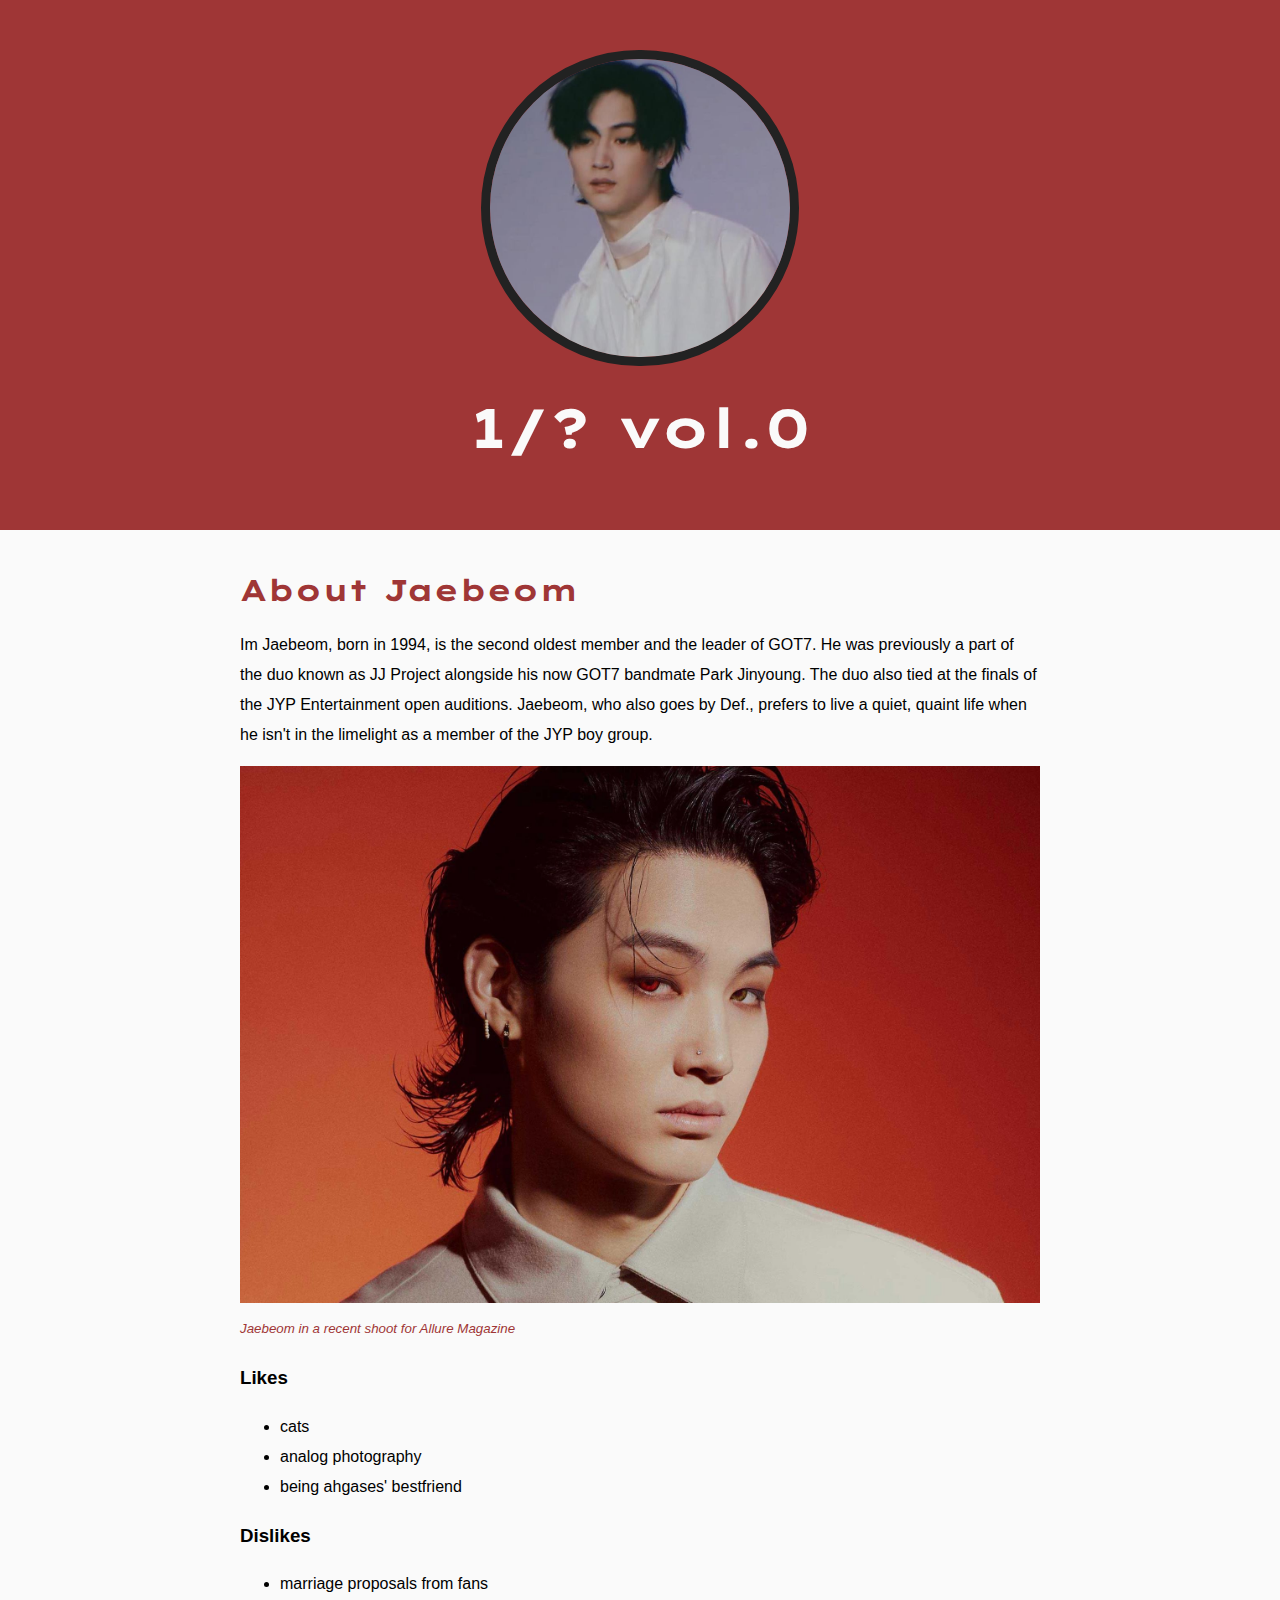
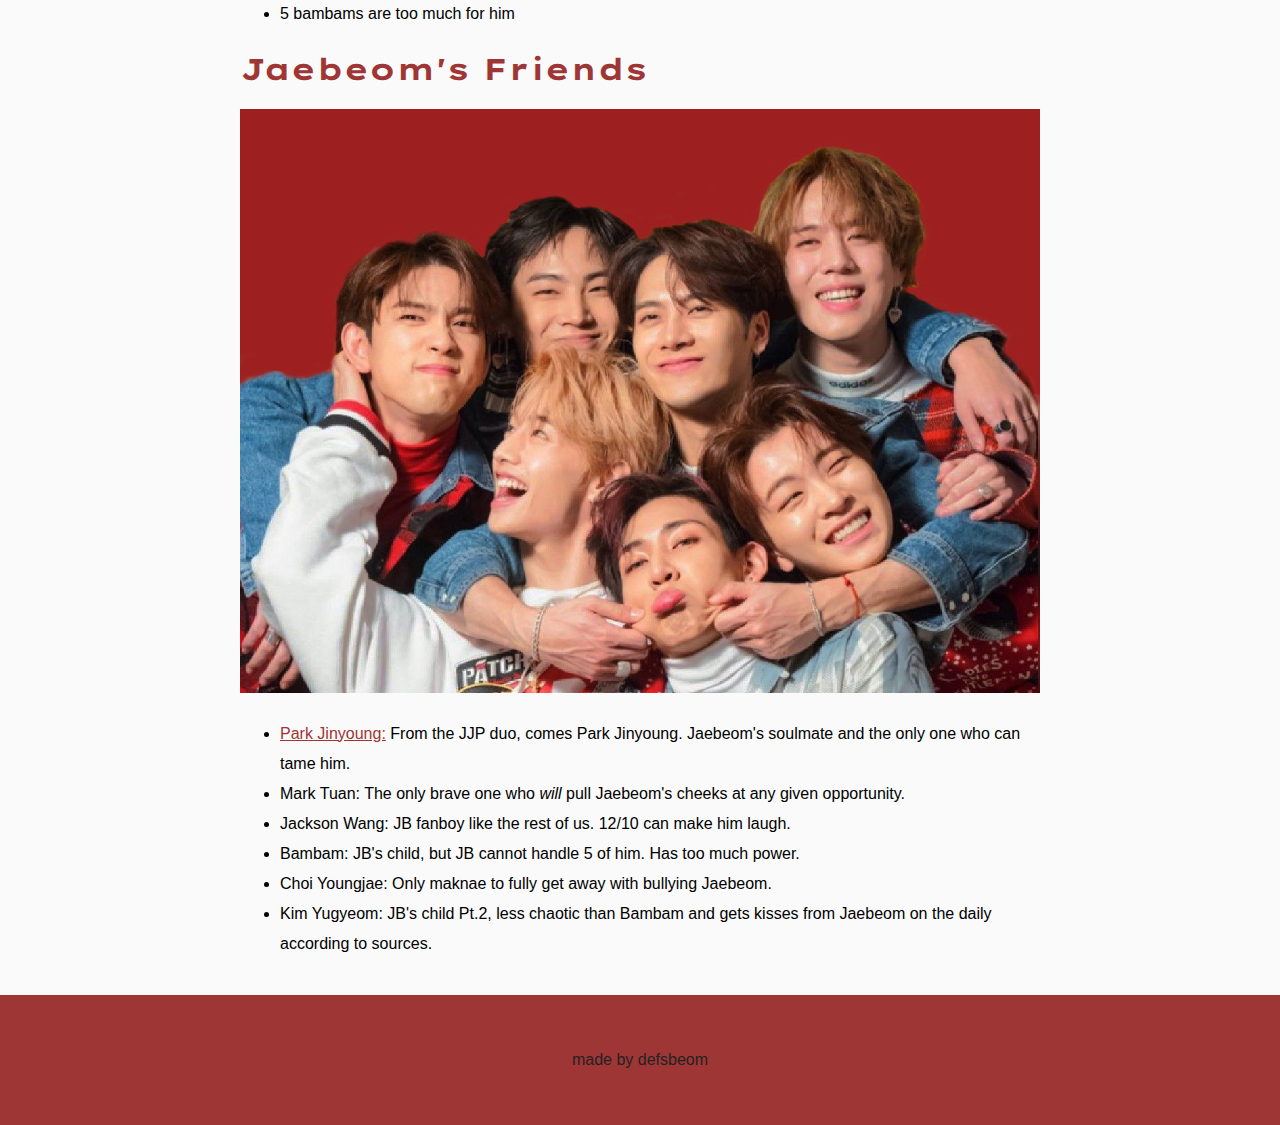
<file: index.html>
<!DOCTYPE html>
<html>
<head>
	<title>defsoul</title>
	<link rel="icon" href="img/jaebeom-avatar.jpeg">
	<link href="https://fonts.googleapis.com/css2?family=Lexend+Peta&display=swap" rel="stylesheet">
	<link rel="stylesheet" type="text/css" href="css/jb.css">
</head>
<body>
	<!-- header element -->
	<header>
		<img src="img/jaebeom-avatar.jpeg">
		<h1>1/? vol.0</h1>
	</header>
	<!-- main element -->
	<main>
		<h2>About Jaebeom</h2>
		<p>Im Jaebeom, born in 1994, is the second oldest member and the leader of GOT7. He was previously a part of the duo known as JJ Project alongside his now GOT7 bandmate Park Jinyoung. The duo also tied at the finals of the JYP Entertainment open auditions. Jaebeom, who also goes by Def., prefers to live a quiet, quaint life when he isn't in the limelight as a member of the JYP boy group.</p>
		<img src="img/jb-long.jpeg">
		<p class="caption"><small>Jaebeom in a recent shoot for Allure Magazine</small></p>
	<!-- likes & dislikes -->
		<h3>Likes</h3>
		<ul>
			<li>cats</li>
			<li>analog photography</li>
			<li>being ahgases' bestfriend</li>
		</ul>
		<h3>Dislikes</h3>
		<ul>
			<li>marriage proposals from fans</li>
			<li> 5 bambams are too much for him</li>
		</ul>
	<!-- friends element / add links when mockups for the rest are complete -->
		<h2>Jaebeom's Friends</h2>
		<img src="img/group.jpeg">
		<ul>
			<li><a href="https://en.wikipedia.org/wiki/Park_Jin-young_(entertainer,_born_1994)"> Park Jinyoung:</a> From the JJP duo, comes Park Jinyoung. Jaebeom's soulmate and the only one who can tame him.</li>
			<li>Mark Tuan: The only brave one who <i>will</i> pull Jaebeom's cheeks at any given opportunity.</li>
			<li>Jackson Wang: JB fanboy like the rest of us. 12/10 can make him laugh.</li>
			<li>Bambam: JB's child, but JB cannot handle 5 of him. Has too much power.</li>
			<li>Choi Youngjae: Only maknae to fully get away with bullying Jaebeom.</li>
			<li>Kim Yugyeom: JB's child Pt.2, less chaotic than Bambam and gets kisses from Jaebeom on the daily according to sources.</li>
		</ul>
	</main>

<!-- footer element / add link later -->
<footer>	
	<p> made by defsbeom</p>
</footer>
</body>
</html>
</file>
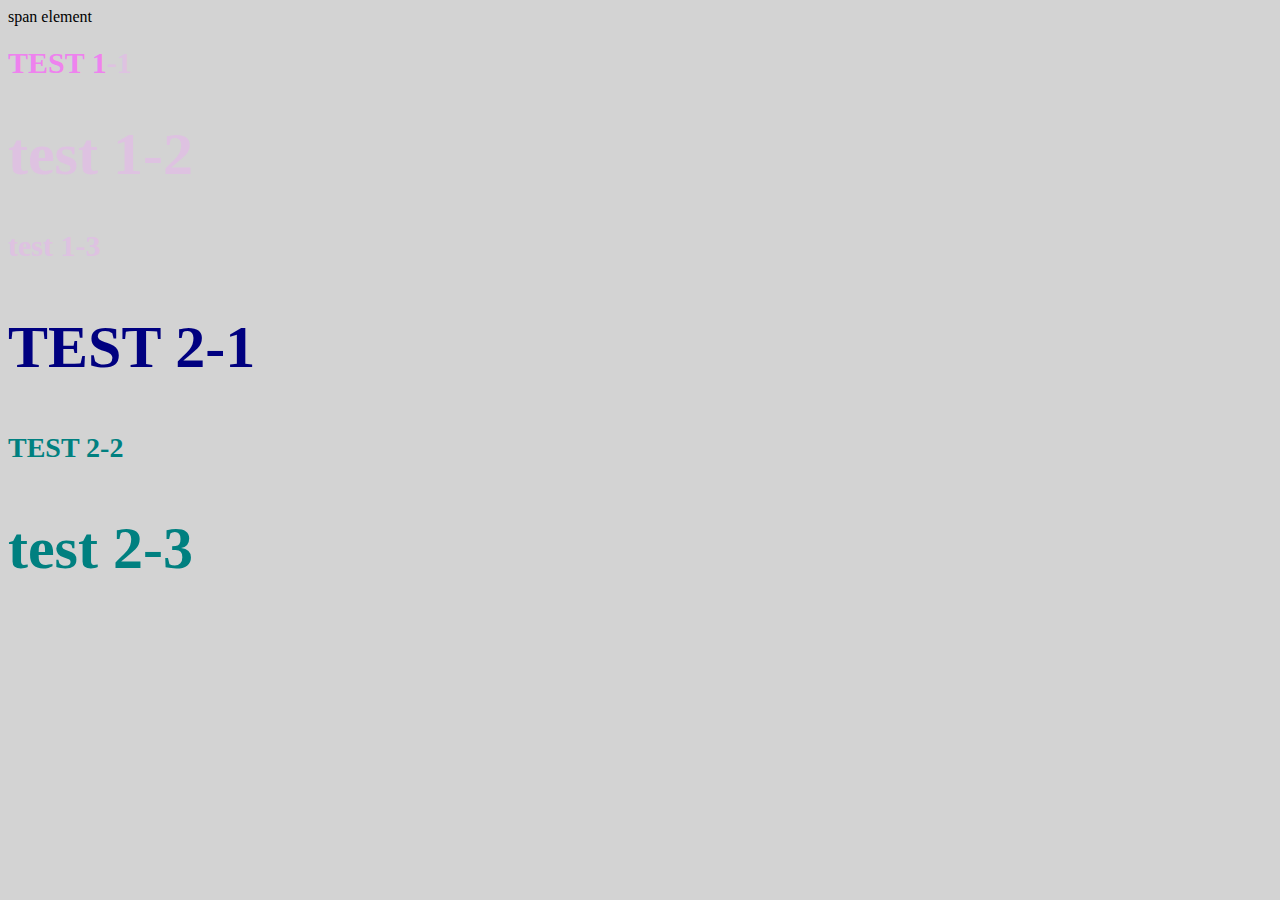
<file: style-test.html>
<!DOCTYPE html>
<html>
<head>
	<title>style test</title>
	<link rel="stylesheet" type="text/css" href="css/test.css">
</head>
<!-- body with a lot of headings this is taken in by cmd+forward slash -->
<body>
	<span>span element</span>
	<h1 class="uppercase"><span>test 1</span>-1</h1>
	<h1 class="big">test 1-2</h1>
	<h1>test 1-3</h1>
	<h2 class="big uppercase">test 2-1</h2>
	<h2 class="uppercase">test 2-2 </h2>
	<h2 class="big">test 2-3</h2>
</body>
</html>
</file>
<file: css/jb.css>
body {
	margin:0px;
	font-family: Monaco, Helvetica, Arial;
	background-color: #FAFAFA;
	font-size: 16px;
	line-height: 30px;
/*header elements*/
}
header {
	background-color: #9F3636; 
	text-align: center;
	padding-top: 50px;
	padding-bottom: 50px;
}

h1, h2 {
	font-family: 'Lexend Peta', cursive;
}
header h1 {
	color: #FAFAFA;
	font-size: 55px;
}
header img {
	border-radius: 170px;
	width: 300px;
	border: 9px solid #222222;
}
/*main elements*/
main {
	max-width: 800px;
	margin: 0 auto;
	padding: 20px 20px;
	background-color: #FAFAFA;
}

main img {
	max-width: 100%;
}

h2 {
	font-size: 30px;
	color:#9F3636;
}

a {
	color:#9F3636;
}

a:hover{ 
	color:#222222;
 }

footer{
	background-color: #9F3636; 
	text-align: center;
	color:#222222;
	padding: 50px
}

footer p{
	margin:0;
}

p.caption{
	color:#9F3636;
	font-style: italic;
	margin-top: 0;
}
</file>
<file: css/test.css>
body{
	background-color: lightgrey;
}
h1{
	font-size: 30px; 
	color: #DEC2E1;
}
h2{
	font-size: 28px;
	color:teal;
}
.big{
	font-size: 60px
}
.uppercase{
	text-transform: uppercase;
}
.big.uppercase{
	color:navy;
}
h1 span{
	color:violet;
}
</file>
